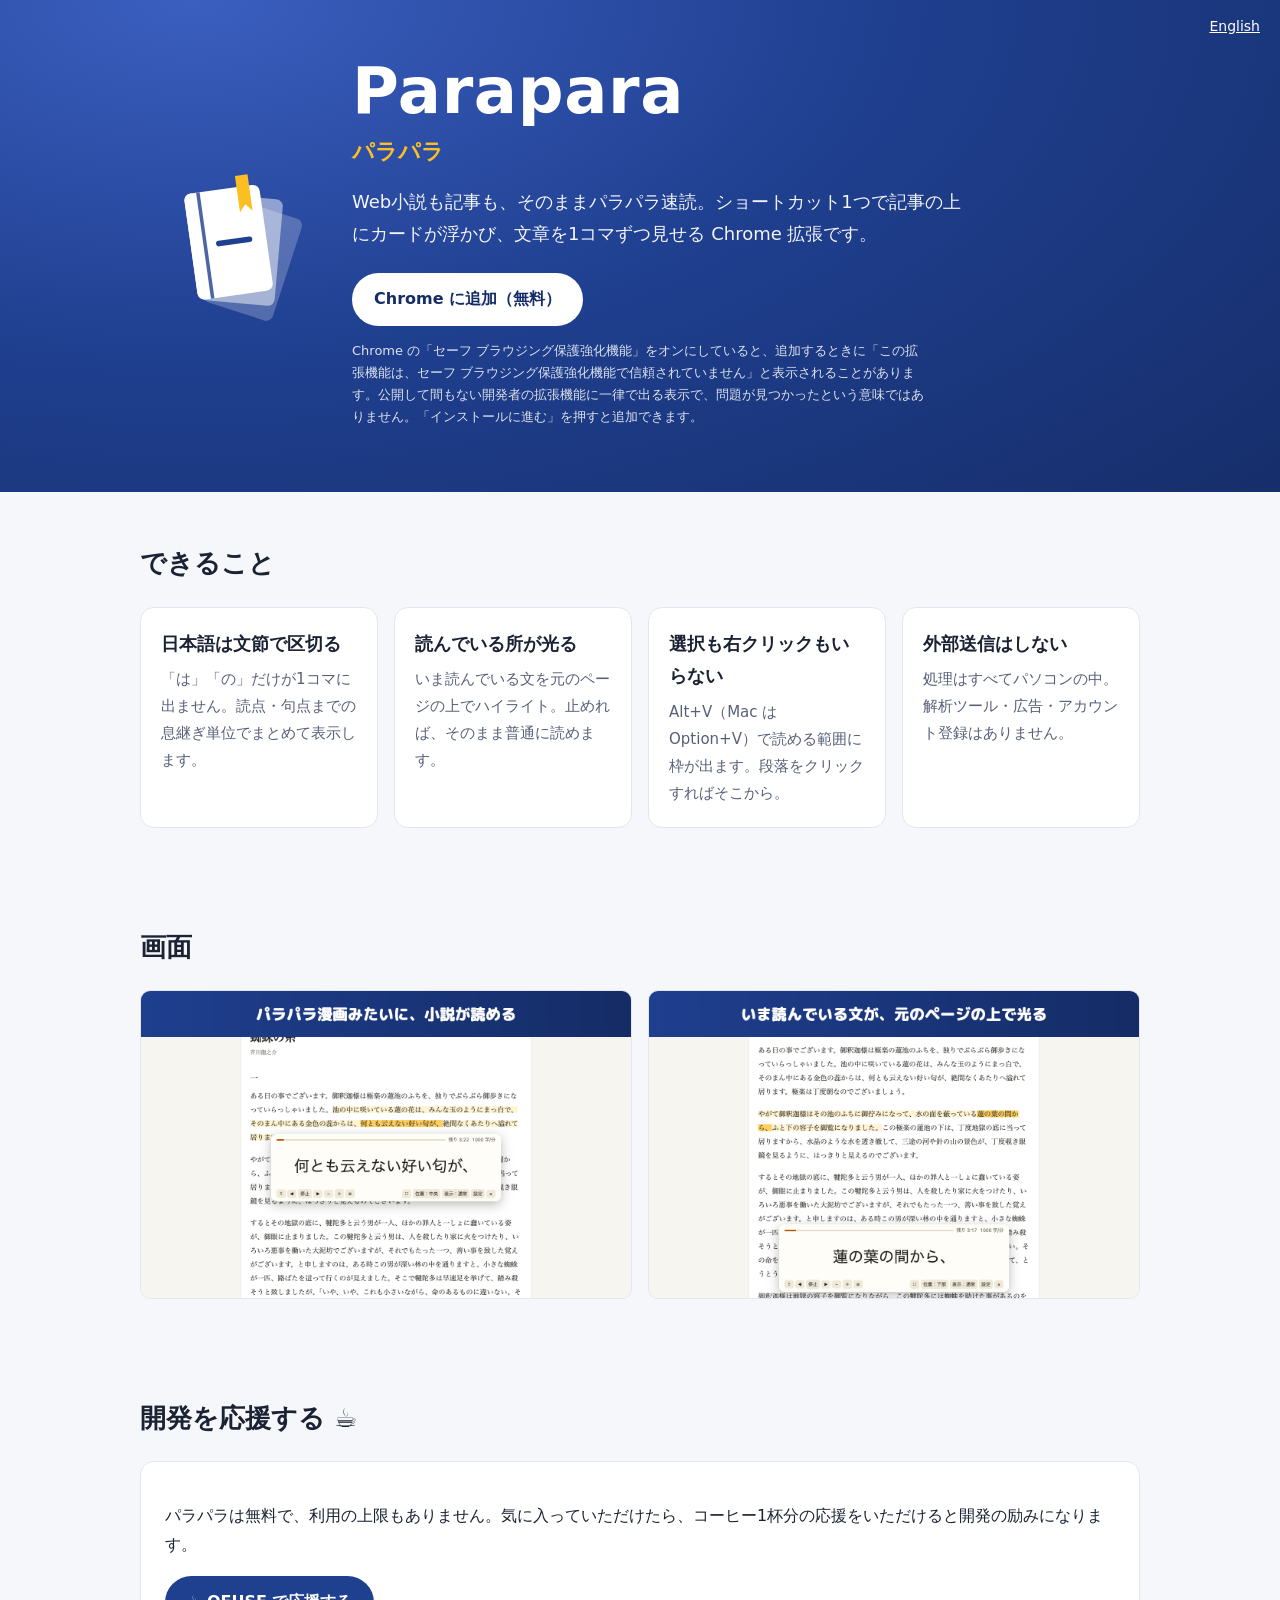
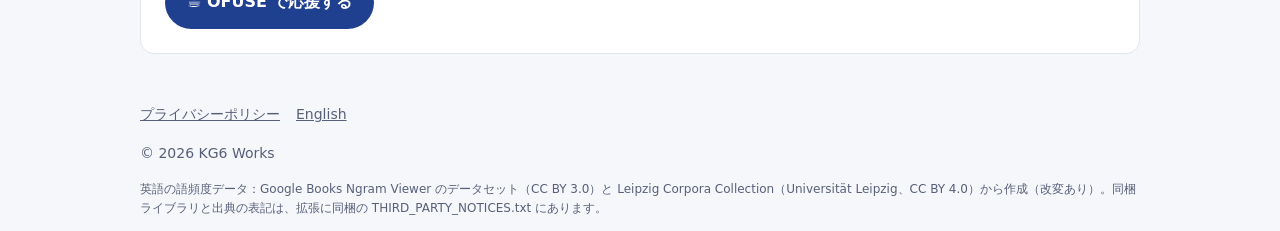
<file: index.html>
<!doctype html>
<html lang="ja">
<head>
<meta charset="utf-8">
<meta name="viewport" content="width=device-width,initial-scale=1">
<title>パラパラ – 文節で読む速読リーダー</title>
<meta name="description" content="Web小説も記事も、ショートカット1つでパラパラ速読。日本語は文節ごとに表示し、原文の読んでいる位置も分かる Chrome 拡張。本文は外部に送信しません。">
<link rel="icon" href="assets/favicon-32.png">
<link rel="stylesheet" href="assets/site.css">
</head>
<body>
<header class="hero" style="position:relative">
  <a class="lang" href="en/">English</a>
  <div class="wrap">
    <img class="mark" src="assets/mark.svg" alt="">
    <div>
      <h1>Parapara</h1>
      <div class="kana">パラパラ</div>
      <p>Web小説も記事も、そのままパラパラ速読。ショートカット1つで記事の上にカードが浮かび、文章を1コマずつ見せる Chrome 拡張です。</p>
      <a class="btn primary" href="https://chromewebstore.google.com/detail/fepjjglfccnngbbpddkclgfpkgofbkhd?hl=ja" target="_blank" rel="noopener noreferrer">Chrome に追加（無料）</a>
      <p class="note">Chrome の「セーフ ブラウジング保護強化機能」をオンにしていると、追加するときに「この拡張機能は、セーフ ブラウジング保護強化機能で信頼されていません」と表示されることがあります。公開して間もない開発者の拡張機能に一律で出る表示で、問題が見つかったという意味ではありません。「インストールに進む」を押すと追加できます。</p>
    </div>
  </div>
</header>
<main class="wrap">
  <section>
    <h2>できること</h2>
    <div class="grid">
      <div class="card"><h3>日本語は文節で区切る</h3><p>「は」「の」だけが1コマに出ません。読点・句点までの息継ぎ単位でまとめて表示します。</p></div>
      <div class="card"><h3>読んでいる所が光る</h3><p>いま読んでいる文を元のページの上でハイライト。止めれば、そのまま普通に読めます。</p></div>
      <div class="card"><h3>選択も右クリックもいらない</h3><p>Alt+V（Mac は Option+V）で読める範囲に枠が出ます。段落をクリックすればそこから。</p></div>
      <div class="card"><h3>外部送信はしない</h3><p>処理はすべてパソコンの中。解析ツール・広告・アカウント登録はありません。</p></div>
    </div>
  </section>
  <section>
    <h2>画面</h2>
    <div class="shots">
      <img src="assets/shot-ja-1.png" alt="小説のページの上に読書カードが浮かび、1コマずつ表示している画面" width="1280" height="800" loading="lazy">
      <img src="assets/shot-ja-2.png" alt="いま読んでいる文が元のページでハイライトされている画面" width="1280" height="800" loading="lazy">
    </div>
  </section>
  <section>
    <h2>開発を応援する ☕</h2>
    <div class="support">
      <p>パラパラは無料で、利用の上限もありません。気に入っていただけたら、コーヒー1杯分の応援をいただけると開発の励みになります。</p>
      <a class="btn" style="background:var(--ai);color:#fff" href="https://ofuse.me/35b71923" target="_blank" rel="noopener noreferrer">☕ OFUSE で応援する</a>
    </div>
  </section>
</main>
<footer class="wrap">
  <a href="privacy.html">プライバシーポリシー</a><a href="en/">English</a>
  <p>© 2026 KG6 Works</p>
  <p class="credit">英語の語頻度データ：Google Books Ngram Viewer のデータセット（CC BY 3.0）と Leipzig Corpora Collection（Universität Leipzig、CC BY 4.0）から作成（改変あり）。同梱ライブラリと出典の表記は、拡張に同梱の THIRD_PARTY_NOTICES.txt にあります。</p>
</footer>
</body>
</html>
</file>
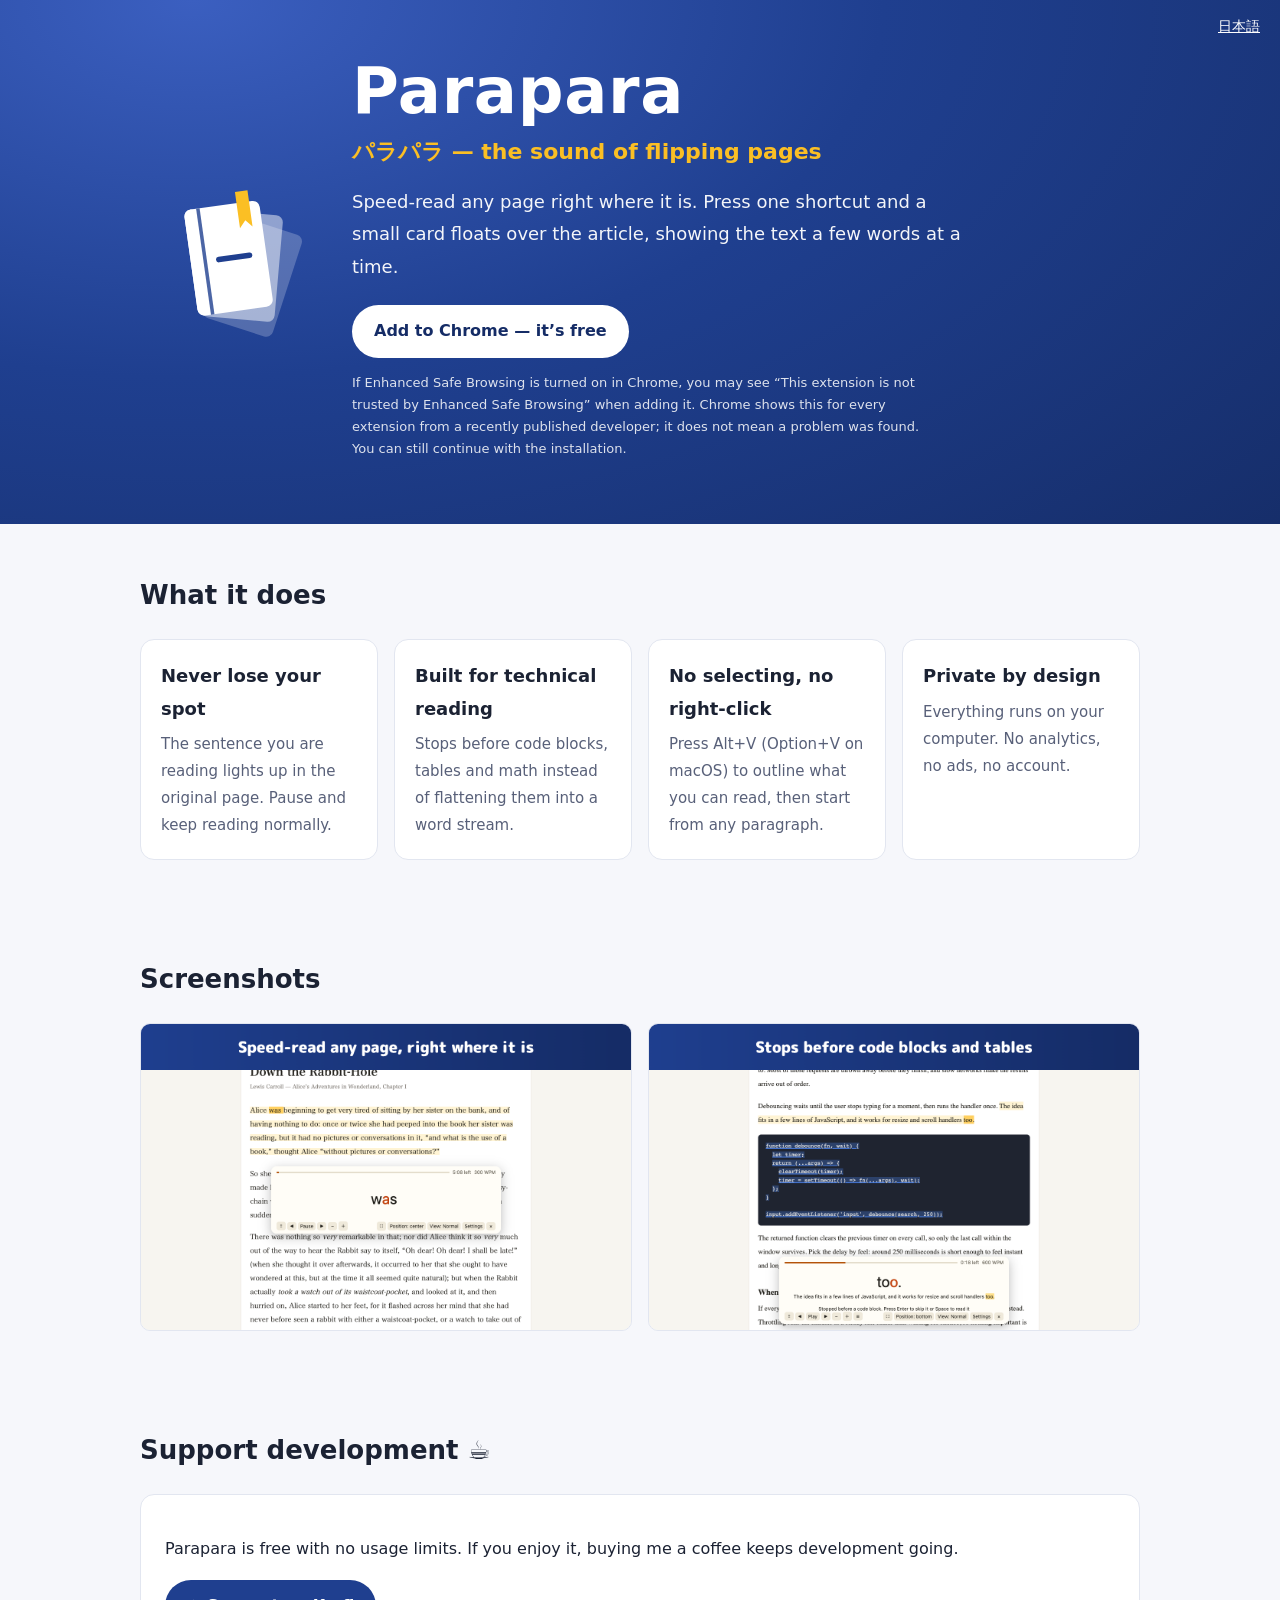
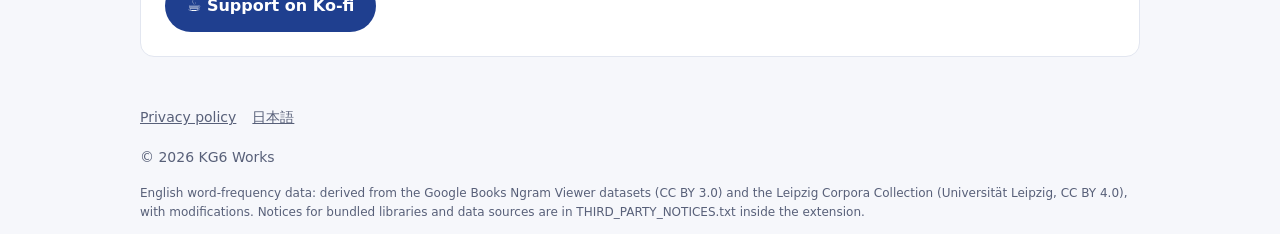
<file: en/index.html>
<!doctype html>
<html lang="en">
<head>
<meta charset="utf-8">
<meta name="viewport" content="width=device-width,initial-scale=1">
<title>Parapara – Flipbook-style Speed Reader</title>
<meta name="description" content="Speed-read any web page or novel with one shortcut, right on the page. Phrase-aware Japanese, synced to the text. Nothing is sent.">
<link rel="icon" href="../assets/favicon-32.png">
<link rel="stylesheet" href="../assets/site.css">
</head>
<body>
<header class="hero" style="position:relative">
  <a class="lang" href="../">日本語</a>
  <div class="wrap">
    <img class="mark" src="../assets/mark.svg" alt="">
    <div>
      <h1>Parapara</h1>
      <div class="kana">パラパラ — the sound of flipping pages</div>
      <p>Speed-read any page right where it is. Press one shortcut and a small card floats over the article, showing the text a few words at a time.</p>
      <a class="btn primary" href="https://chromewebstore.google.com/detail/fepjjglfccnngbbpddkclgfpkgofbkhd?hl=en" target="_blank" rel="noopener noreferrer">Add to Chrome — it’s free</a>
      <p class="note">If Enhanced Safe Browsing is turned on in Chrome, you may see “This extension is not trusted by Enhanced Safe Browsing” when adding it. Chrome shows this for every extension from a recently published developer; it does not mean a problem was found. You can still continue with the installation.</p>
    </div>
  </div>
</header>
<main class="wrap">
  <section>
    <h2>What it does</h2>
    <div class="grid">
      <div class="card"><h3>Never lose your spot</h3><p>The sentence you are reading lights up in the original page. Pause and keep reading normally.</p></div>
      <div class="card"><h3>Built for technical reading</h3><p>Stops before code blocks, tables and math instead of flattening them into a word stream.</p></div>
      <div class="card"><h3>No selecting, no right-click</h3><p>Press Alt+V (Option+V on macOS) to outline what you can read, then start from any paragraph.</p></div>
      <div class="card"><h3>Private by design</h3><p>Everything runs on your computer. No analytics, no ads, no account.</p></div>
    </div>
  </section>
  <section>
    <h2>Screenshots</h2>
    <div class="shots">
      <img src="../assets/shot-en-1.png" alt="A reading card floating over a story, showing one word at a time" width="1280" height="800" loading="lazy">
      <img src="../assets/shot-en-3.png" alt="Reading paused before a code block, with the code highlighted on the page" width="1280" height="800" loading="lazy">
    </div>
  </section>
  <section>
    <h2>Support development ☕</h2>
    <div class="support">
      <p>Parapara is free with no usage limits. If you enjoy it, buying me a coffee keeps development going.</p>
      <a class="btn" style="background:var(--ai);color:#fff" href="https://ko-fi.com/timesaverdev" target="_blank" rel="noopener noreferrer">☕ Support on Ko-fi</a>
    </div>
  </section>
</main>
<footer class="wrap">
  <a href="privacy.html">Privacy policy</a><a href="../">日本語</a>
  <p>© 2026 KG6 Works</p>
  <p class="credit">English word-frequency data: derived from the Google Books Ngram Viewer datasets (CC BY 3.0) and the Leipzig Corpora Collection (Universität Leipzig, CC BY 4.0), with modifications. Notices for bundled libraries and data sources are in THIRD_PARTY_NOTICES.txt inside the extension.</p>
</footer>
</body>
</html>
</file>
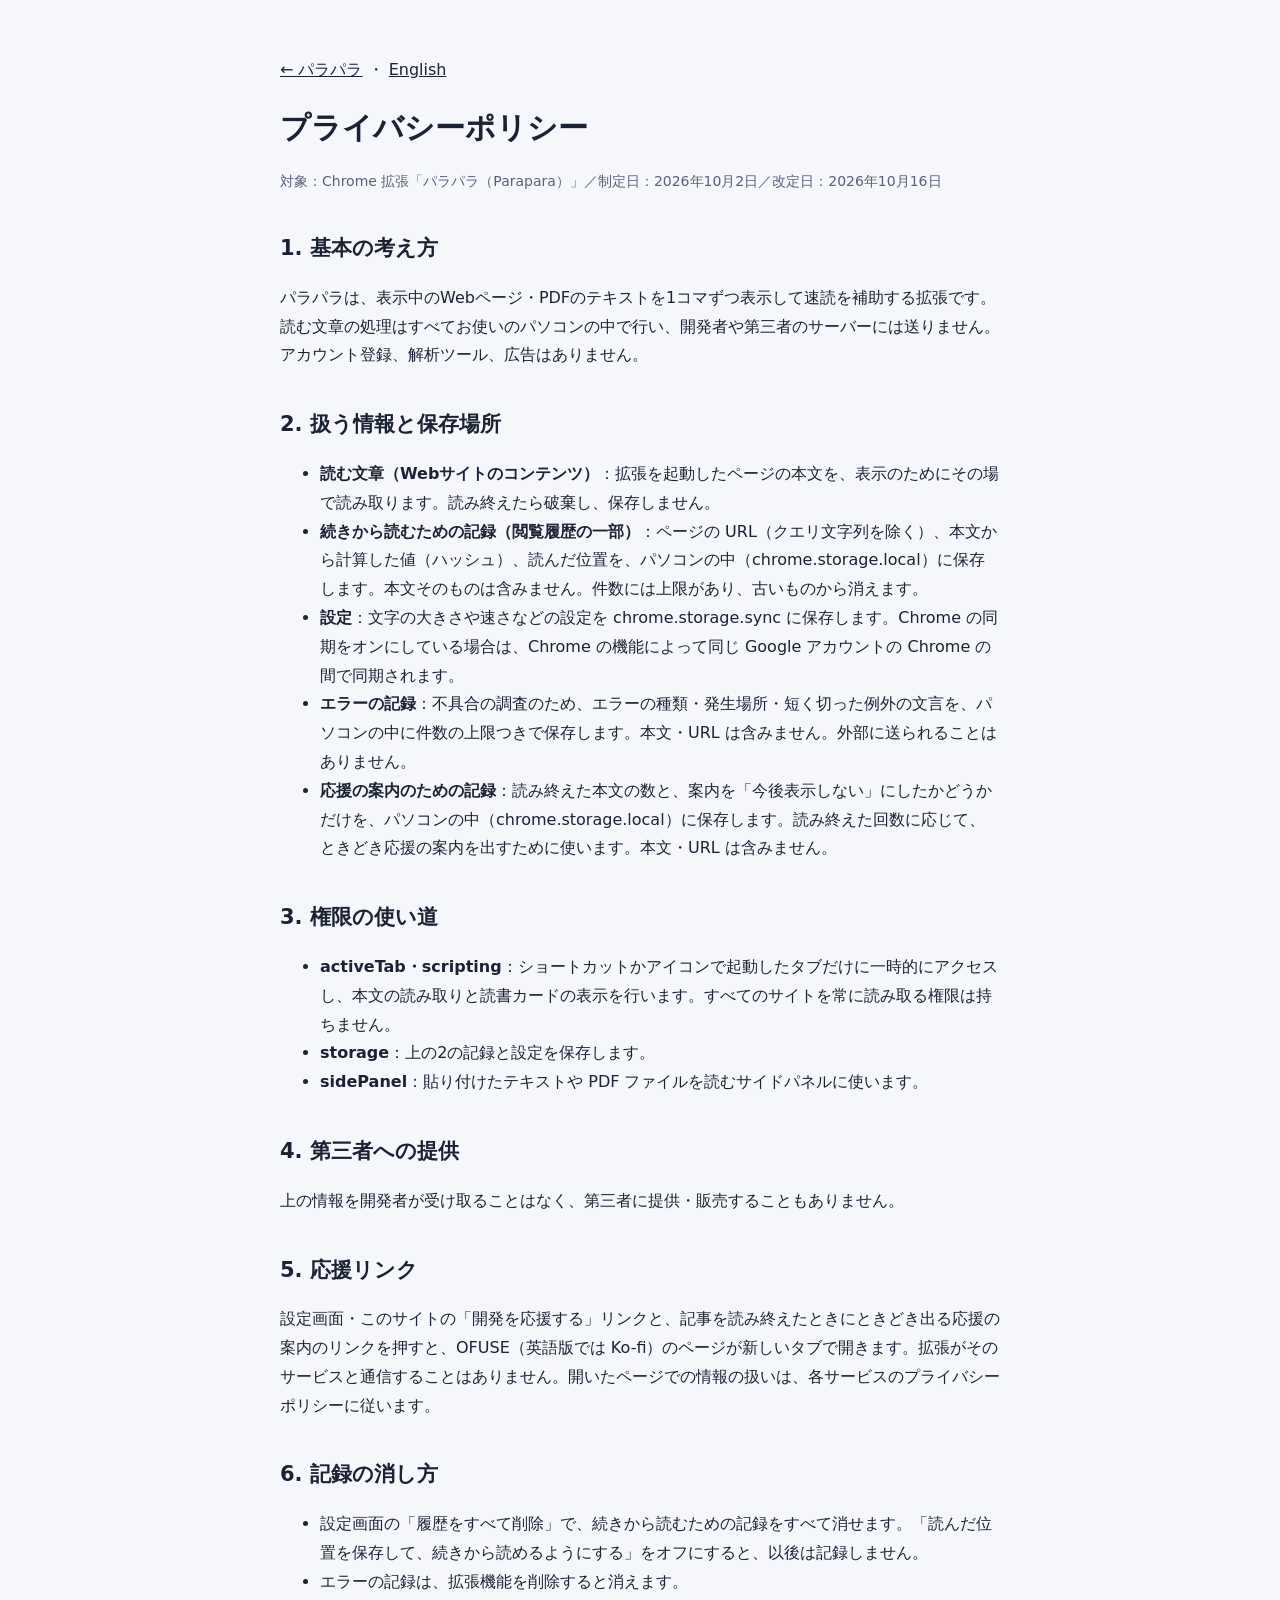
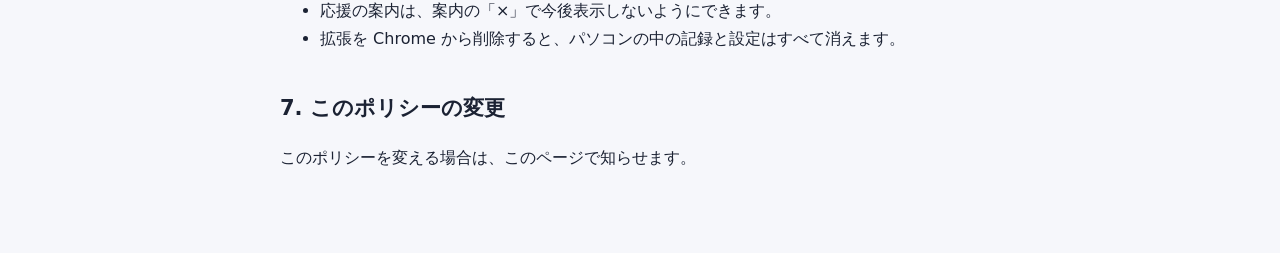
<file: privacy.html>
<!doctype html>
<html lang="ja">
<head>
<meta charset="utf-8">
<meta name="viewport" content="width=device-width,initial-scale=1">
<title>プライバシーポリシー – パラパラ</title>
<link rel="icon" href="assets/favicon-32.png">
<link rel="stylesheet" href="assets/site.css">
</head>
<body>
<main class="doc">
  <p><a href="./">← パラパラ</a> ・ <a href="en/privacy.html">English</a></p>
  <h1>プライバシーポリシー</h1>
  <p class="meta">対象：Chrome 拡張「パラパラ（Parapara）」／制定日：2026年10月2日／改定日：2026年10月16日</p>

  <h2>1. 基本の考え方</h2>
  <p>パラパラは、表示中のWebページ・PDFのテキストを1コマずつ表示して速読を補助する拡張です。読む文章の処理はすべてお使いのパソコンの中で行い、開発者や第三者のサーバーには送りません。アカウント登録、解析ツール、広告はありません。</p>

  <h2>2. 扱う情報と保存場所</h2>
  <ul>
    <li><strong>読む文章（Webサイトのコンテンツ）</strong>：拡張を起動したページの本文を、表示のためにその場で読み取ります。読み終えたら破棄し、保存しません。</li>
    <li><strong>続きから読むための記録（閲覧履歴の一部）</strong>：ページの URL（クエリ文字列を除く）、本文から計算した値（ハッシュ）、読んだ位置を、パソコンの中（chrome.storage.local）に保存します。本文そのものは含みません。件数には上限があり、古いものから消えます。</li>
    <li><strong>設定</strong>：文字の大きさや速さなどの設定を chrome.storage.sync に保存します。Chrome の同期をオンにしている場合は、Chrome の機能によって同じ Google アカウントの Chrome の間で同期されます。</li>
    <li><strong>エラーの記録</strong>：不具合の調査のため、エラーの種類・発生場所・短く切った例外の文言を、パソコンの中に件数の上限つきで保存します。本文・URL は含みません。外部に送られることはありません。</li>
    <li><strong>応援の案内のための記録</strong>：読み終えた本文の数と、案内を「今後表示しない」にしたかどうかだけを、パソコンの中（chrome.storage.local）に保存します。読み終えた回数に応じて、ときどき応援の案内を出すために使います。本文・URL は含みません。</li>
  </ul>

  <h2>3. 権限の使い道</h2>
  <ul>
    <li><strong>activeTab・scripting</strong>：ショートカットかアイコンで起動したタブだけに一時的にアクセスし、本文の読み取りと読書カードの表示を行います。すべてのサイトを常に読み取る権限は持ちません。</li>
    <li><strong>storage</strong>：上の2の記録と設定を保存します。</li>
    <li><strong>sidePanel</strong>：貼り付けたテキストや PDF ファイルを読むサイドパネルに使います。</li>
  </ul>

  <h2>4. 第三者への提供</h2>
  <p>上の情報を開発者が受け取ることはなく、第三者に提供・販売することもありません。</p>

  <h2>5. 応援リンク</h2>
  <p>設定画面・このサイトの「開発を応援する」リンクと、記事を読み終えたときにときどき出る応援の案内のリンクを押すと、OFUSE（英語版では Ko-fi）のページが新しいタブで開きます。拡張がそのサービスと通信することはありません。開いたページでの情報の扱いは、各サービスのプライバシーポリシーに従います。</p>

  <h2>6. 記録の消し方</h2>
  <ul>
    <li>設定画面の「履歴をすべて削除」で、続きから読むための記録をすべて消せます。「読んだ位置を保存して、続きから読めるようにする」をオフにすると、以後は記録しません。</li>
    <li>エラーの記録は、拡張機能を削除すると消えます。</li>
    <li>応援の案内は、案内の「×」で今後表示しないようにできます。</li>
    <li>拡張を Chrome から削除すると、パソコンの中の記録と設定はすべて消えます。</li>
  </ul>

  <h2>7. このポリシーの変更</h2>
  <p>このポリシーを変える場合は、このページで知らせます。</p>
</main>
</body>
</html>
</file>
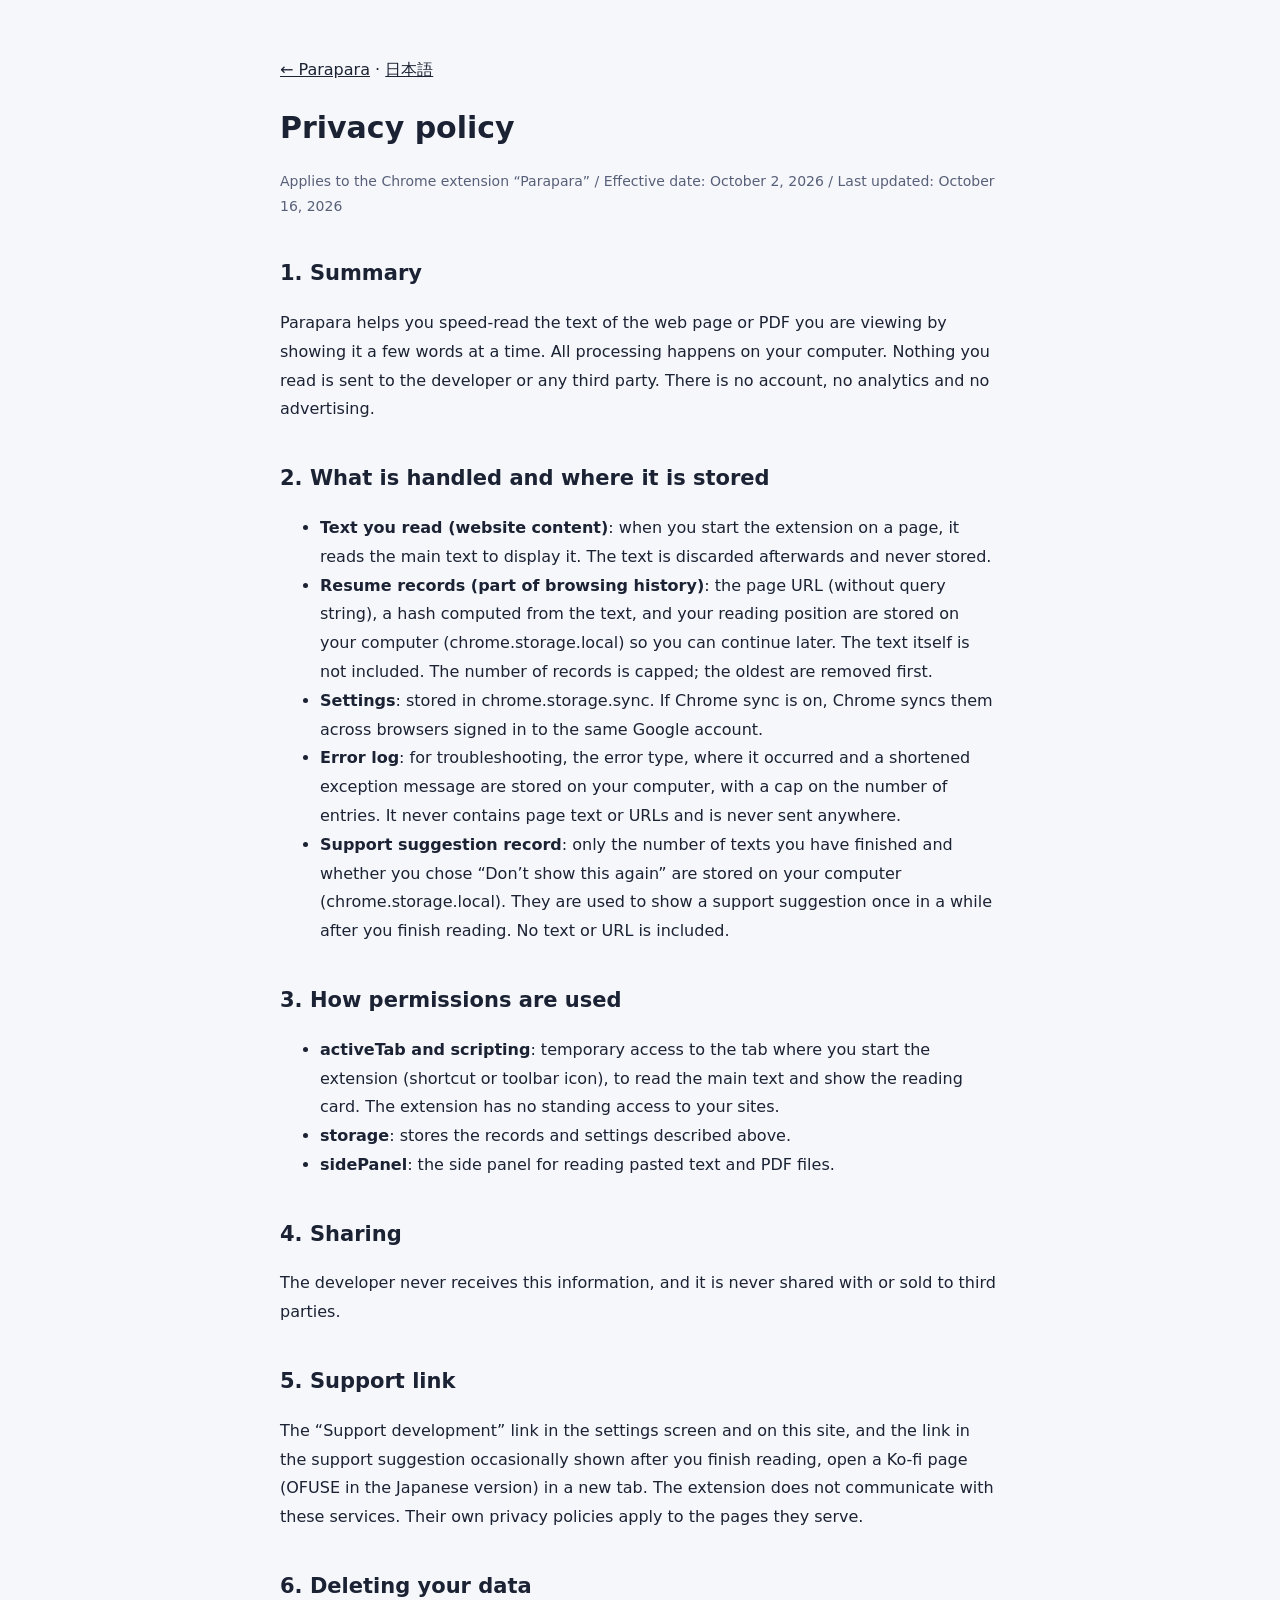
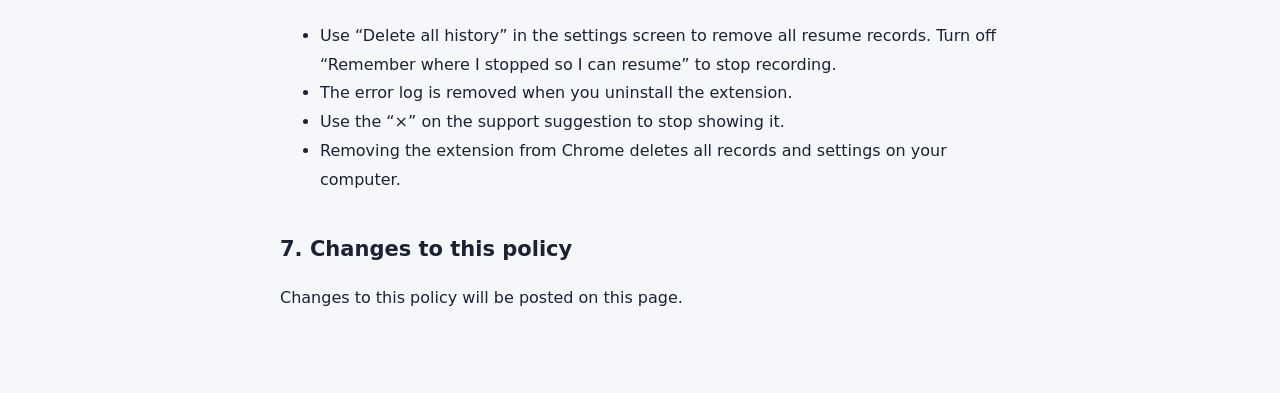
<file: en/privacy.html>
<!doctype html>
<html lang="en">
<head>
<meta charset="utf-8">
<meta name="viewport" content="width=device-width,initial-scale=1">
<title>Privacy policy – Parapara</title>
<link rel="icon" href="../assets/favicon-32.png">
<link rel="stylesheet" href="../assets/site.css">
</head>
<body>
<main class="doc">
  <p><a href="./">← Parapara</a> · <a href="../privacy.html">日本語</a></p>
  <h1>Privacy policy</h1>
  <p class="meta">Applies to the Chrome extension “Parapara” / Effective date: October 2, 2026 / Last updated: October 16, 2026</p>

  <h2>1. Summary</h2>
  <p>Parapara helps you speed-read the text of the web page or PDF you are viewing by showing it a few words at a time. All processing happens on your computer. Nothing you read is sent to the developer or any third party. There is no account, no analytics and no advertising.</p>

  <h2>2. What is handled and where it is stored</h2>
  <ul>
    <li><strong>Text you read (website content)</strong>: when you start the extension on a page, it reads the main text to display it. The text is discarded afterwards and never stored.</li>
    <li><strong>Resume records (part of browsing history)</strong>: the page URL (without query string), a hash computed from the text, and your reading position are stored on your computer (chrome.storage.local) so you can continue later. The text itself is not included. The number of records is capped; the oldest are removed first.</li>
    <li><strong>Settings</strong>: stored in chrome.storage.sync. If Chrome sync is on, Chrome syncs them across browsers signed in to the same Google account.</li>
    <li><strong>Error log</strong>: for troubleshooting, the error type, where it occurred and a shortened exception message are stored on your computer, with a cap on the number of entries. It never contains page text or URLs and is never sent anywhere.</li>
    <li><strong>Support suggestion record</strong>: only the number of texts you have finished and whether you chose “Don’t show this again” are stored on your computer (chrome.storage.local). They are used to show a support suggestion once in a while after you finish reading. No text or URL is included.</li>
  </ul>

  <h2>3. How permissions are used</h2>
  <ul>
    <li><strong>activeTab and scripting</strong>: temporary access to the tab where you start the extension (shortcut or toolbar icon), to read the main text and show the reading card. The extension has no standing access to your sites.</li>
    <li><strong>storage</strong>: stores the records and settings described above.</li>
    <li><strong>sidePanel</strong>: the side panel for reading pasted text and PDF files.</li>
  </ul>

  <h2>4. Sharing</h2>
  <p>The developer never receives this information, and it is never shared with or sold to third parties.</p>

  <h2>5. Support link</h2>
  <p>The “Support development” link in the settings screen and on this site, and the link in the support suggestion occasionally shown after you finish reading, open a Ko-fi page (OFUSE in the Japanese version) in a new tab. The extension does not communicate with these services. Their own privacy policies apply to the pages they serve.</p>

  <h2>6. Deleting your data</h2>
  <ul>
    <li>Use “Delete all history” in the settings screen to remove all resume records. Turn off “Remember where I stopped so I can resume” to stop recording.</li>
    <li>The error log is removed when you uninstall the extension.</li>
    <li>Use the “×” on the support suggestion to stop showing it.</li>
    <li>Removing the extension from Chrome deletes all records and settings on your computer.</li>
  </ul>

  <h2>7. Changes to this policy</h2>
  <p>Changes to this policy will be posted on this page.</p>
</main>
</body>
</html>
</file>
<file: assets/site.css>
@import url("tokens.css");
:root{--bg:#f6f7fb;--fg:#1b2233;--muted:#586079;--card:#fff;--line:#e2e6f0}
@media (prefers-color-scheme:dark){:root{--bg:#10141f;--fg:#e8ebf3;--muted:#a3aac0;--card:#182033;--line:#2a3450}}
*{box-sizing:border-box}
html{-webkit-text-size-adjust:100%}
body{margin:0;background:var(--bg);color:var(--fg);font:16px/1.8 "Hiragino Sans","Noto Sans JP",system-ui,sans-serif}
a{color:inherit}
.wrap{max-width:1040px;margin:0 auto;padding:0 20px}
.hero{color:#fff;background:radial-gradient(120% 160% at 15% 0%,var(--ai-light),var(--ai) 45%,var(--ai-deep));padding:56px 0 64px}
.hero .wrap{display:flex;gap:32px;align-items:center;flex-wrap:wrap}
.hero img.mark{width:180px;height:180px;flex:none}
.hero h1{margin:0;font-size:clamp(40px,7vw,64px);line-height:1.1;letter-spacing:.01em}
.hero .kana{color:var(--yamabuki);font-weight:800;font-size:22px;margin:6px 0 14px}
.hero p{margin:0 0 22px;font-size:18px;opacity:.95;max-width:34em}
.lang{position:absolute;top:14px;right:20px;color:#fff;font-size:14px}
.btn{display:inline-block;padding:12px 22px;border-radius:999px;font-weight:700;text-decoration:none}
.btn.primary{background:#fff;color:var(--ai-deep)}
.btn.soon{background:rgba(255,255,255,.18);color:#fff;cursor:default}
.hero p.note{margin:14px 0 0;font-size:13px;line-height:1.7;opacity:.85;max-width:44em}
section{padding:48px 0}
h2{font-size:26px;margin:0 0 20px}
.grid{display:grid;grid-template-columns:repeat(auto-fit,minmax(220px,1fr));gap:16px}
.card{background:var(--card);border:1px solid var(--line);border-radius:14px;padding:20px}
.card h3{margin:0 0 6px;font-size:18px}
.card p{margin:0;color:var(--muted);font-size:15px}
.shots{display:grid;grid-template-columns:repeat(auto-fit,minmax(300px,1fr));gap:16px}
.shots img{width:100%;height:auto;border-radius:10px;border:1px solid var(--line);display:block}
.support{background:var(--card);border:1px solid var(--line);border-radius:14px;padding:24px}
footer{padding:32px 0 48px;color:var(--muted);font-size:14px}
footer a{margin-right:16px}
footer .credit{font-size:12px;line-height:1.6}
.doc{max-width:760px;margin:0 auto;padding:40px 20px 64px}
.doc h1{font-size:30px;margin:0 0 8px}.doc h2{font-size:21px;margin:36px 0 10px}
.doc .meta{color:var(--muted);font-size:14px}
.todo{background:#fff4c2;color:#5b4700;padding:0 4px;border-radius:4px}
</file>
